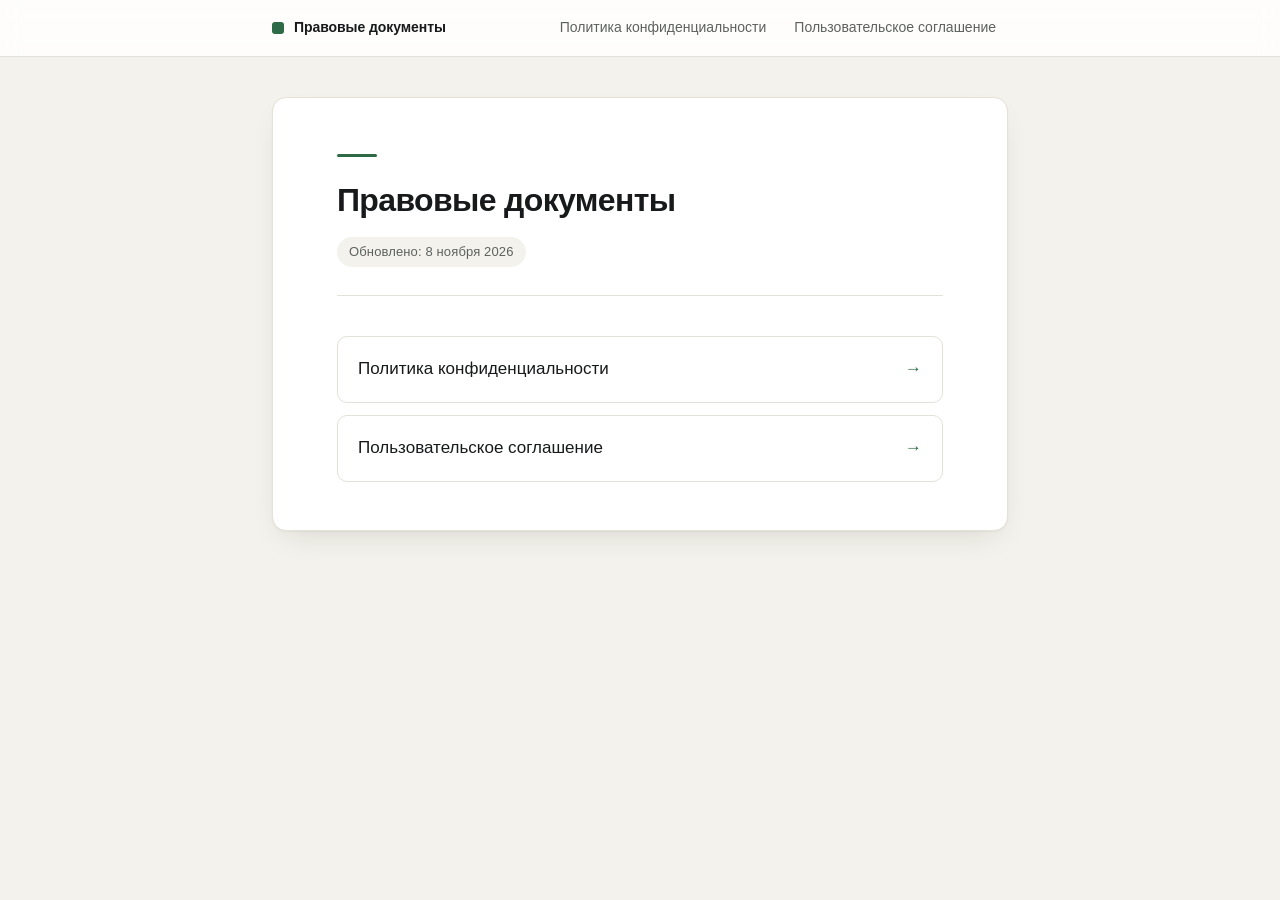
<file: index.html>
<!DOCTYPE html>
<html lang="ru">
  <head>
    <meta charset="utf-8" />
    <meta name="viewport" content="width=device-width, initial-scale=1" />
    <title>Правовые документы</title>
    <meta name="description" content="Правовые документы Сервиса автоматизации" />
    <link rel="stylesheet" href="styles.css" />
    <meta name="color-scheme" content="light dark" />
    <meta name="theme-color" content="#ffffff" media="(prefers-color-scheme: light)" />
    <meta name="theme-color" content="#191c1a" media="(prefers-color-scheme: dark)" />
    <link rel="icon" href="favicon.svg" type="image/svg+xml" />
  </head>
  <body>
    <nav class="topbar" aria-label="Правовые документы">
      <div class="topbar-inner">
        <a class="brand" href="index.html" aria-current="page">Правовые документы</a>
        <div class="topbar-links">
          <a href="privacy.html">Политика конфиденциальности</a>
          <a href="terms.html">Пользовательское соглашение</a>
        </div>
      </div>
    </nav>
    <main>
      <header>
        <h1>Правовые документы</h1>
        <p class="meta">Обновлено: 8 ноября 2026</p>
      </header>

      <ul class="docs">
        <li><a href="privacy.html">Политика конфиденциальности</a></li>
        <li><a href="terms.html">Пользовательское соглашение</a></li>
      </ul>
    </main>
  </body>
</html>
</file>
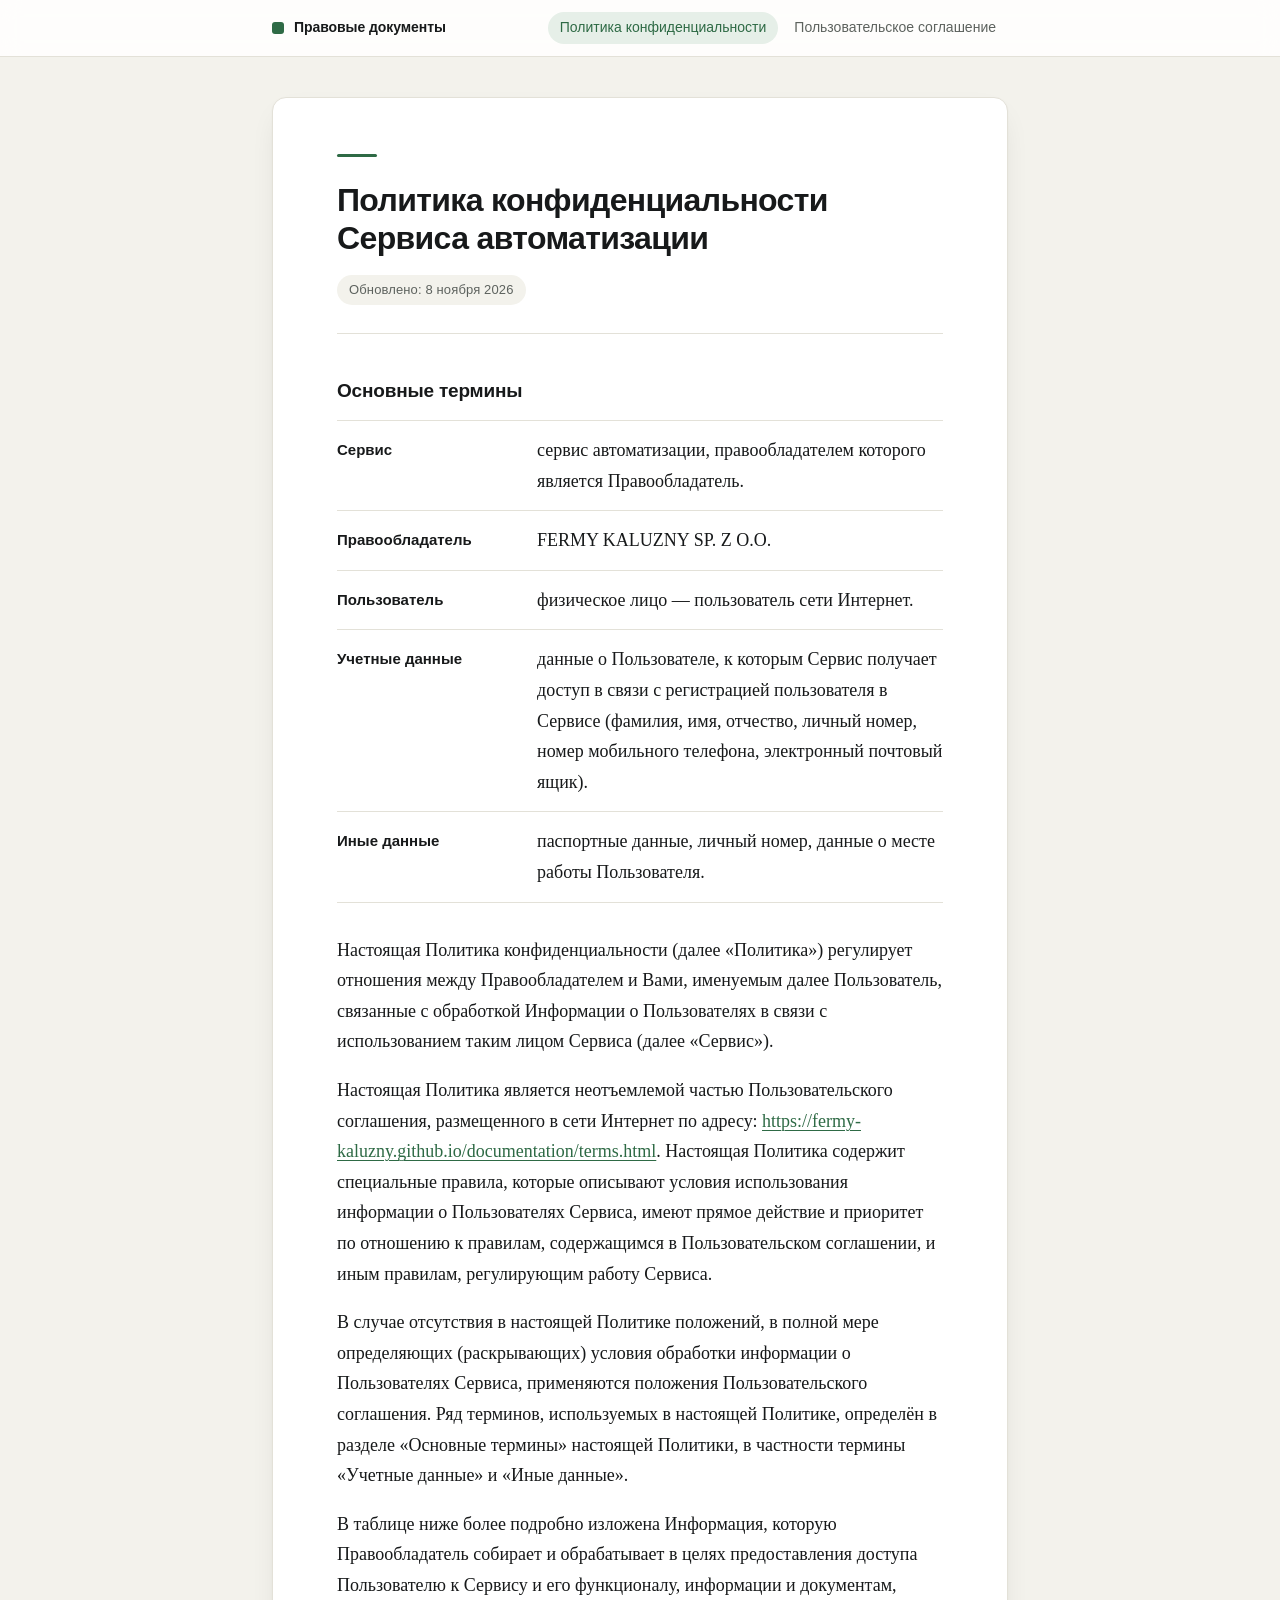
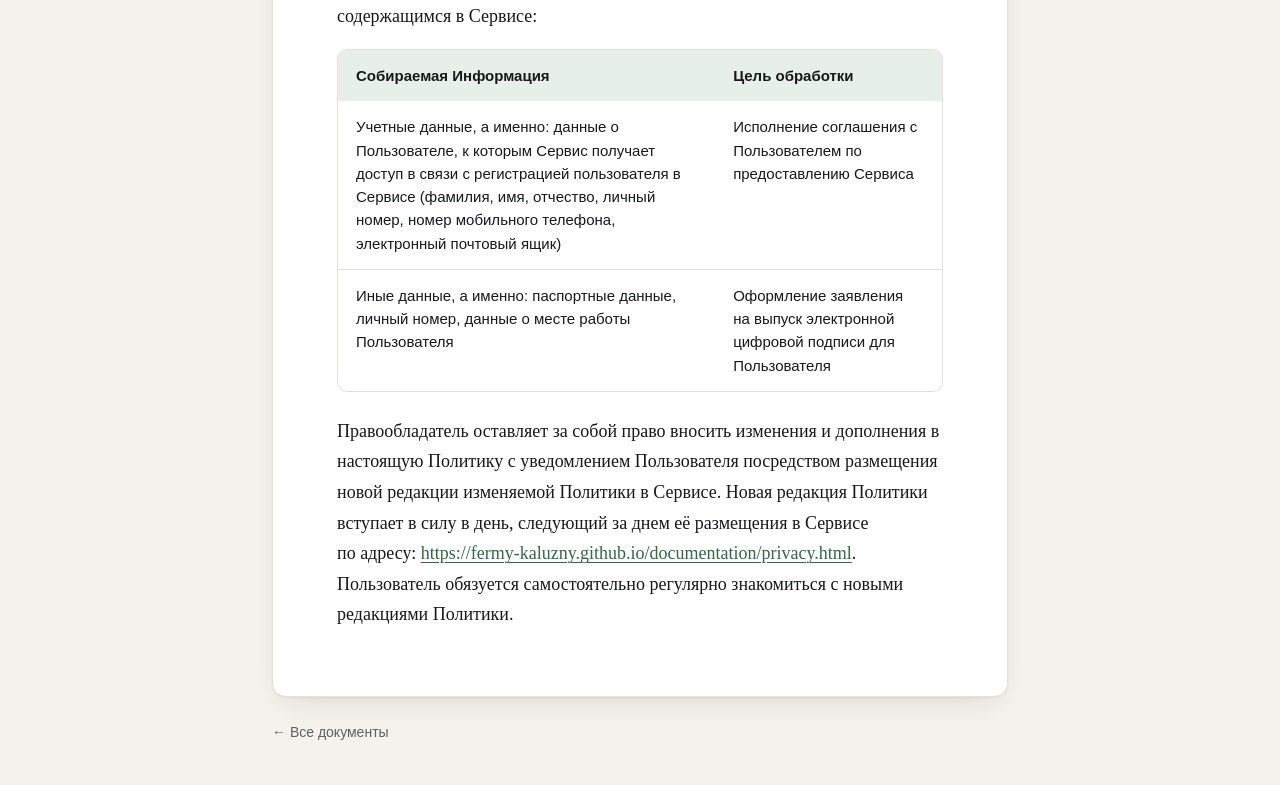
<file: privacy.html>
<!DOCTYPE html>
<html lang="ru">
  <head>
    <meta charset="utf-8" />
    <meta name="viewport" content="width=device-width, initial-scale=1" />
    <title>Политика конфиденциальности</title>
    <meta name="description" content="Политика конфиденциальности Сервиса автоматизации" />
    <link rel="stylesheet" href="styles.css" />
    <meta name="color-scheme" content="light dark" />
    <meta name="theme-color" content="#ffffff" media="(prefers-color-scheme: light)" />
    <meta name="theme-color" content="#191c1a" media="(prefers-color-scheme: dark)" />
    <link rel="icon" href="favicon.svg" type="image/svg+xml" />
  </head>
  <body>
    <nav class="topbar" aria-label="Правовые документы">
      <div class="topbar-inner">
        <a class="brand" href="index.html">Правовые документы</a>
        <div class="topbar-links">
          <a href="privacy.html" aria-current="page">Политика конфиденциальности</a>
          <a href="terms.html">Пользовательское соглашение</a>
        </div>
      </div>
    </nav>
    <main>
      <header>
        <h1>Политика конфиденциальности Сервиса автоматизации</h1>
        <p class="meta">Обновлено: 8 ноября 2026</p>
      </header>

      <h2>Основные термины</h2>

      <dl>
        <dt>Сервис</dt>
        <dd>сервис автоматизации, правообладателем которого является Правообладатель.</dd>

        <dt>Правообладатель</dt>
        <dd>FERMY KALUZNY SP. Z O.O.</dd>

        <dt>Пользователь</dt>
        <dd>физическое лицо — пользователь сети Интернет.</dd>

        <dt>Учетные данные</dt>
        <dd>
          данные о Пользователе, к которым Сервис получает доступ в связи с
          регистрацией пользователя в Сервисе (фамилия, имя, отчество, личный
          номер, номер мобильного телефона, электронный почтовый ящик).
        </dd>

        <dt>Иные данные</dt>
        <dd>паспортные данные, личный номер, данные о месте работы Пользователя.</dd>
      </dl>

      <p>
        Настоящая Политика конфиденциальности (далее «Политика») регулирует
        отношения между Правообладателем и Вами, именуемым далее Пользователь,
        связанные с обработкой Информации о Пользователях в связи с
        использованием таким лицом Сервиса (далее «Сервис»).
      </p>

      <p>
        Настоящая Политика является неотъемлемой частью Пользовательского
        соглашения, размещенного в сети Интернет по адресу:
        <a href="https://fermy-kaluzny.github.io/documentation/terms.html">https://fermy-kaluzny.github.io/documentation/terms.html</a>.
        Настоящая Политика содержит специальные правила, которые описывают
        условия использования информации о Пользователях Сервиса, имеют прямое
        действие и приоритет по отношению к правилам, содержащимся в
        Пользовательском соглашении, и иным правилам, регулирующим работу
        Сервиса.
      </p>

      <p>
        В случае отсутствия в настоящей Политике положений, в полной мере
        определяющих (раскрывающих) условия обработки информации о Пользователях
        Сервиса, применяются положения Пользовательского соглашения. Ряд
        терминов, используемых в настоящей Политике, определён в разделе
        «Основные термины» настоящей Политики, в частности термины «Учетные
        данные» и «Иные данные».
      </p>

      <p>
        В таблице ниже более подробно изложена Информация, которую Правообладатель
        собирает и обрабатывает в целях предоставления доступа Пользователю к
        Сервису и его функционалу, информации и документам, содержащимся в
        Сервисе:
      </p>

      <div class="table-wrap">
        <table>
          <thead>
            <tr>
              <th scope="col">Собираемая Информация</th>
              <th scope="col">Цель обработки</th>
            </tr>
          </thead>
          <tbody>
            <tr>
              <td>
                Учетные данные, а именно: данные о Пользователе, к которым Сервис
                получает доступ в связи с регистрацией пользователя в Сервисе
                (фамилия, имя, отчество, личный номер, номер мобильного телефона,
                электронный почтовый ящик)
              </td>
              <td>Исполнение соглашения с Пользователем по предоставлению Сервиса</td>
            </tr>
            <tr>
              <td>
                Иные данные, а именно: паспортные данные, личный номер, данные о
                месте работы Пользователя
              </td>
              <td>
                Оформление заявления на выпуск электронной цифровой подписи для
                Пользователя
              </td>
            </tr>
          </tbody>
        </table>
      </div>

      <p>
        Правообладатель оставляет за собой право вносить изменения и дополнения в
        настоящую Политику с уведомлением Пользователя посредством размещения
        новой редакции изменяемой Политики в Сервисе. Новая редакция Политики
        вступает в силу в день, следующий за днем её размещения в Сервисе по
        адресу:
        <a href="https://fermy-kaluzny.github.io/documentation/privacy.html">https://fermy-kaluzny.github.io/documentation/privacy.html</a>.
        Пользователь обязуется самостоятельно регулярно знакомиться с новыми
        редакциями Политики.
      </p>
    </main>

    <footer>
      <a href="index.html">← Все документы</a>
    </footer>
  </body>
</html>
</file>
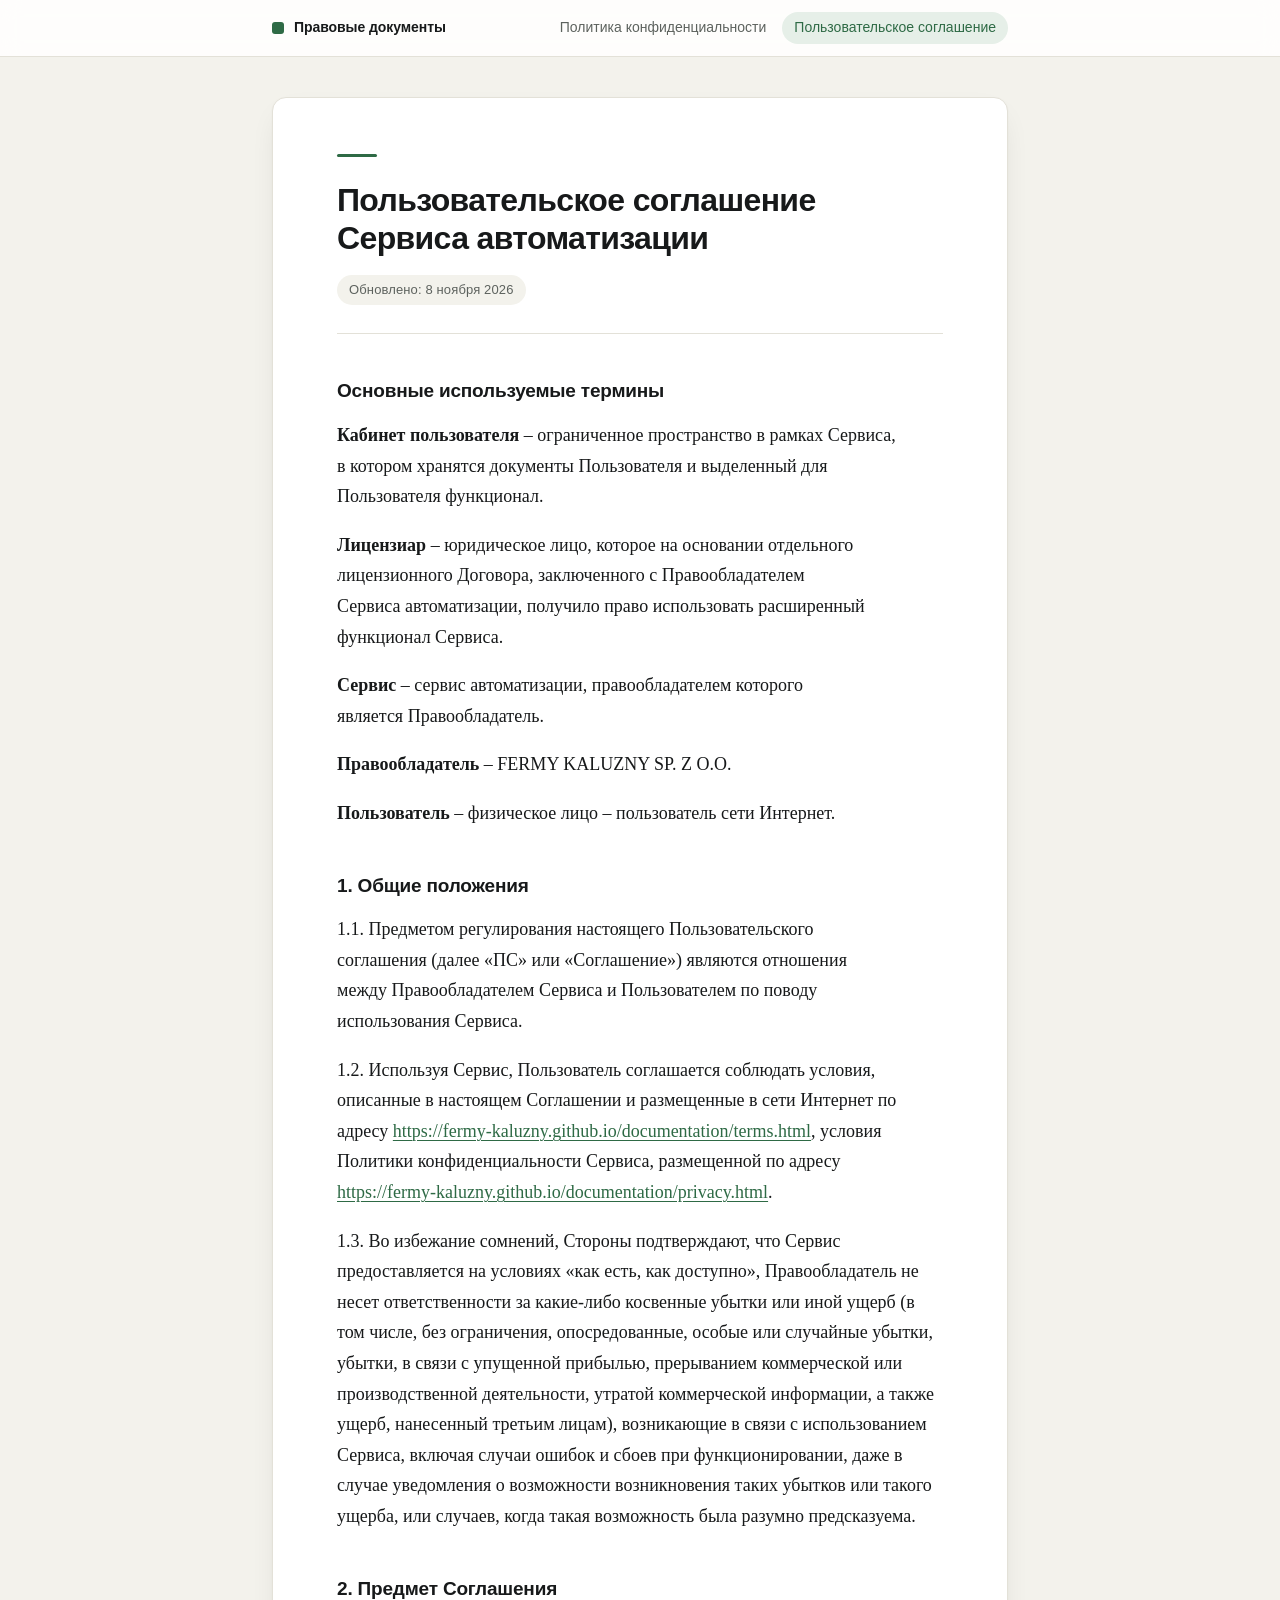
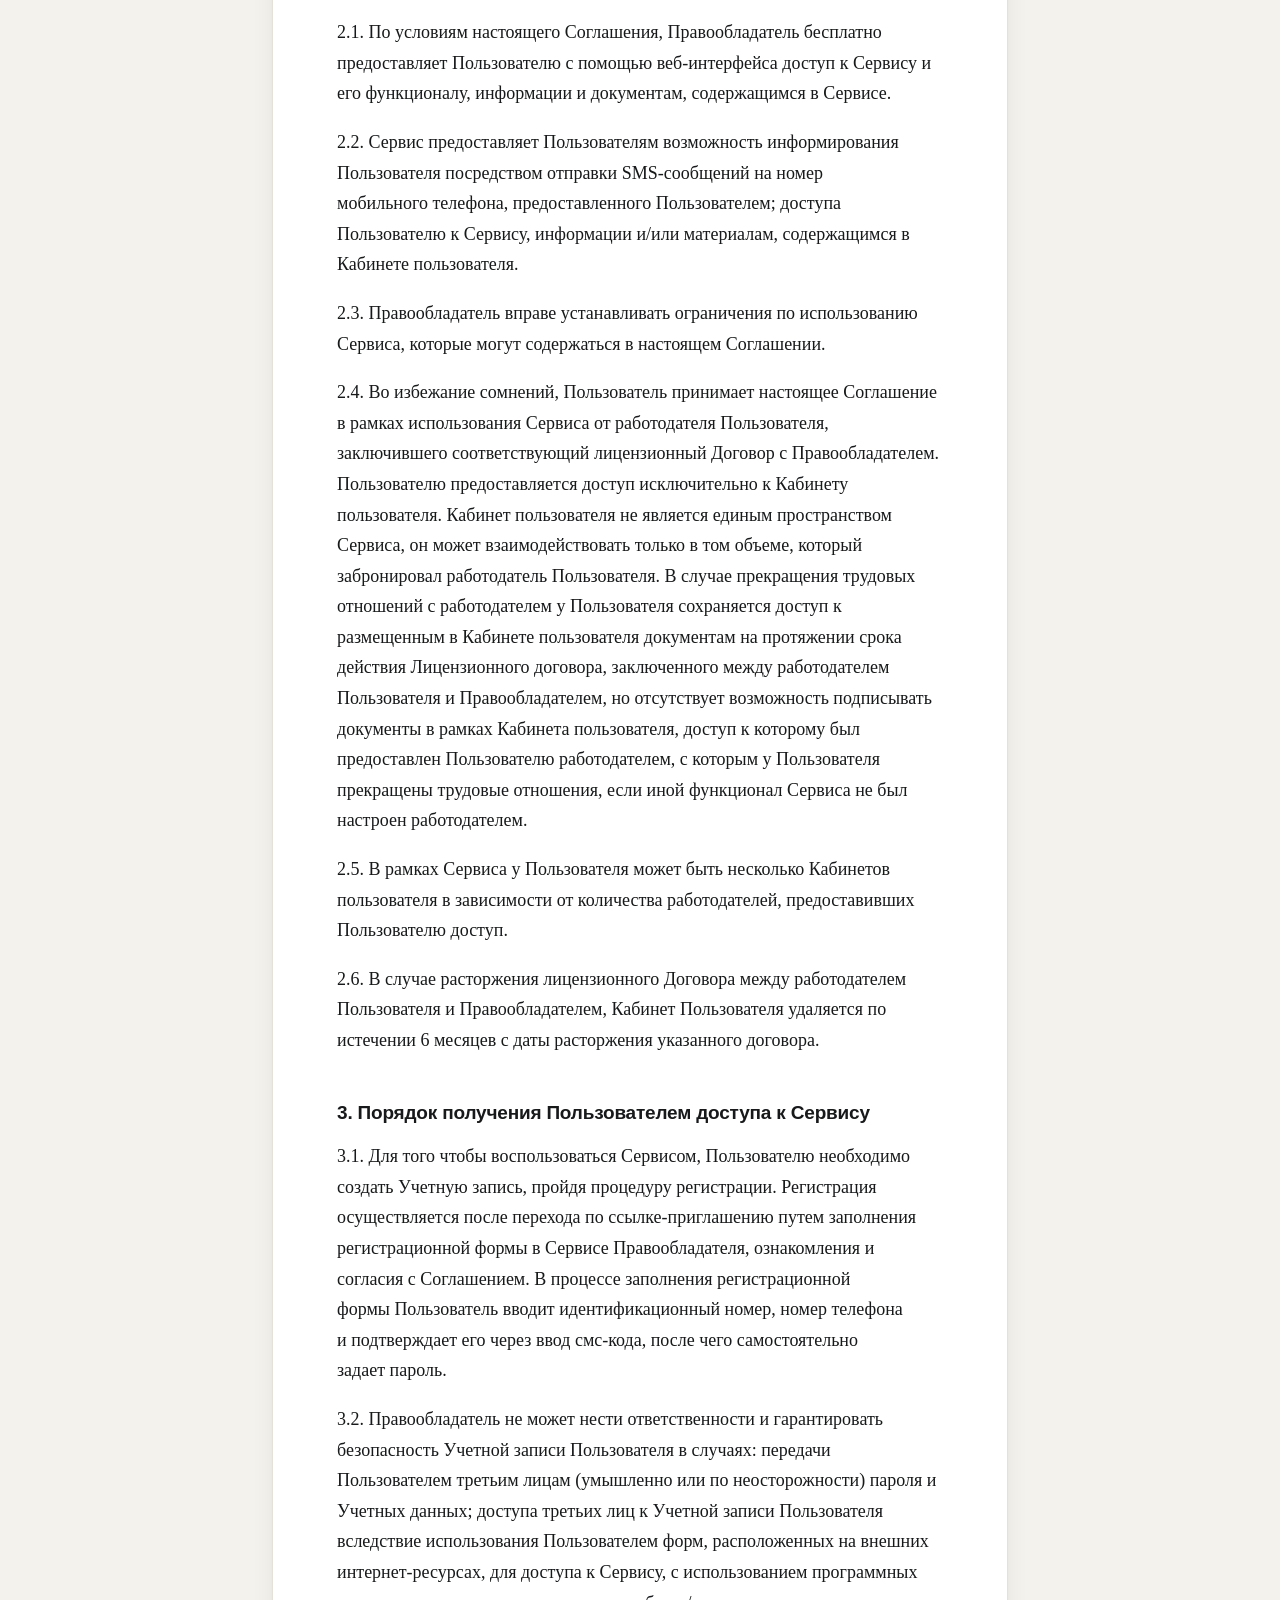
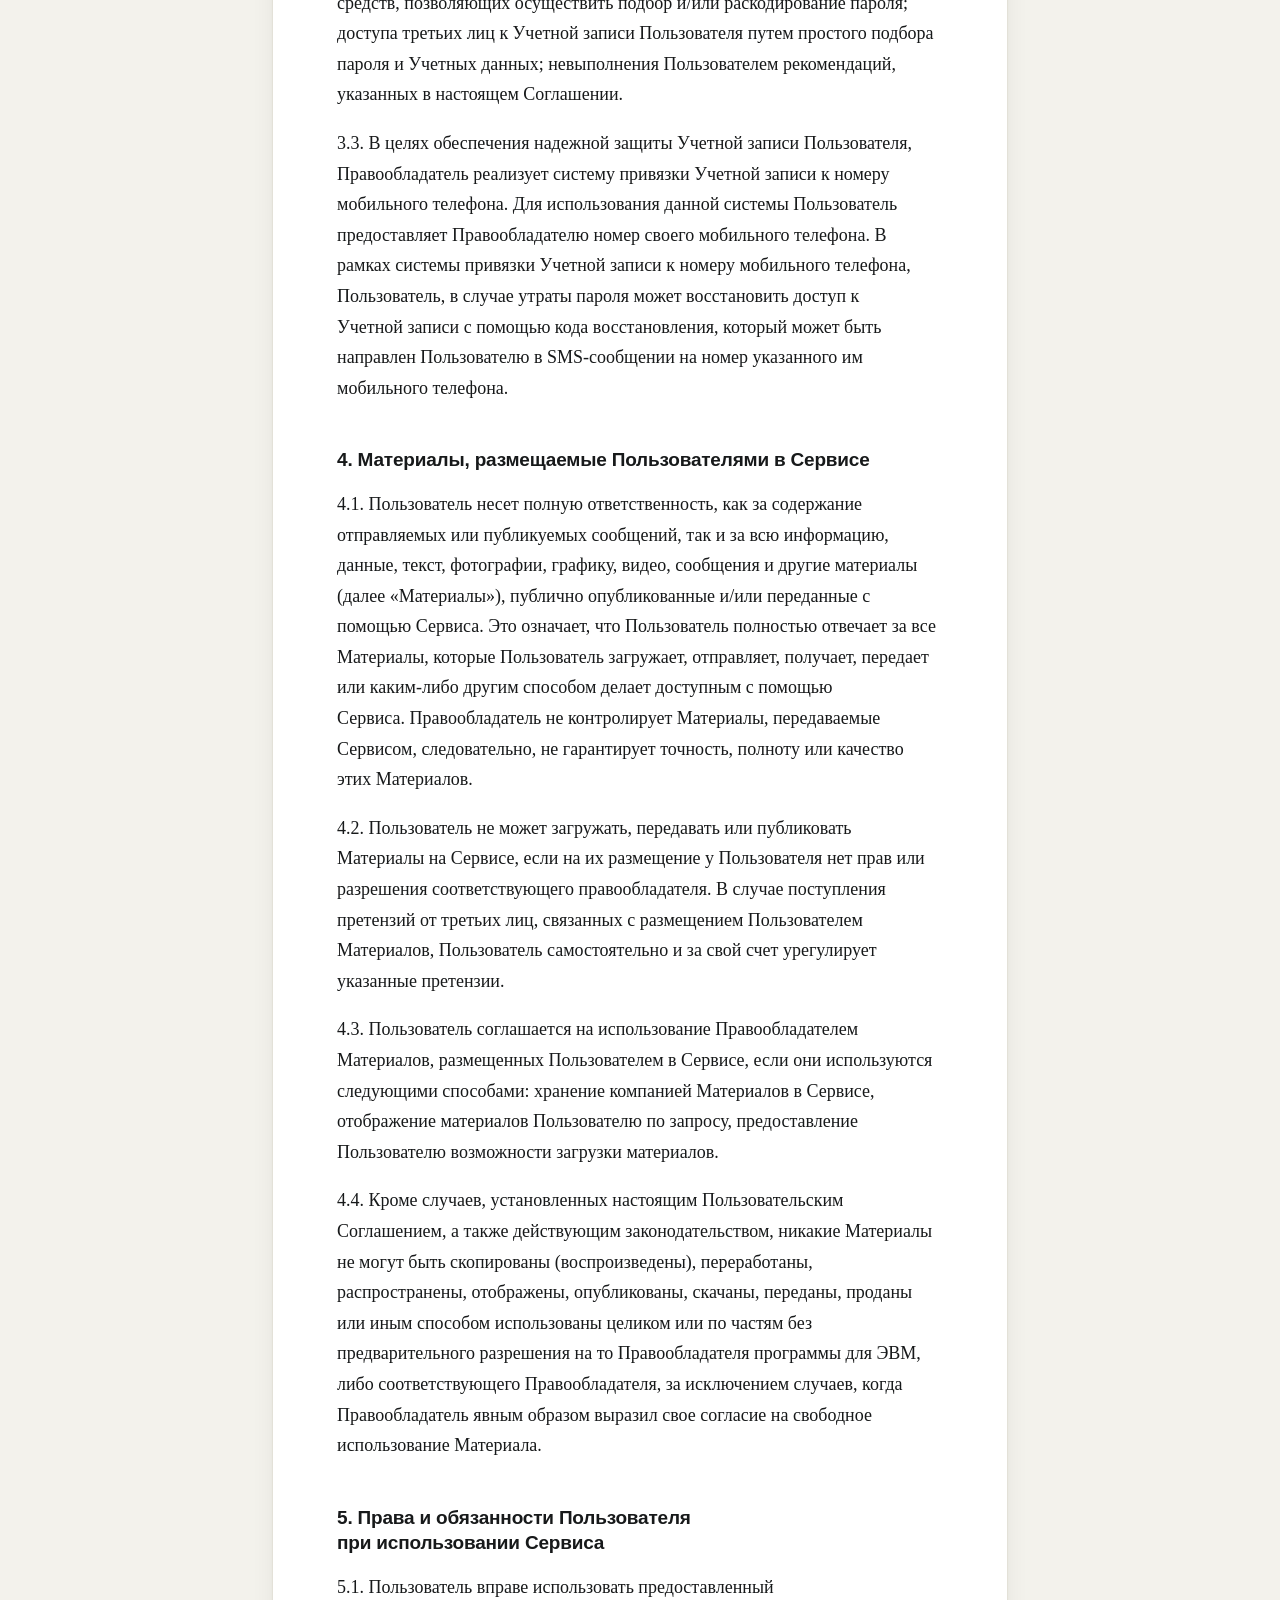
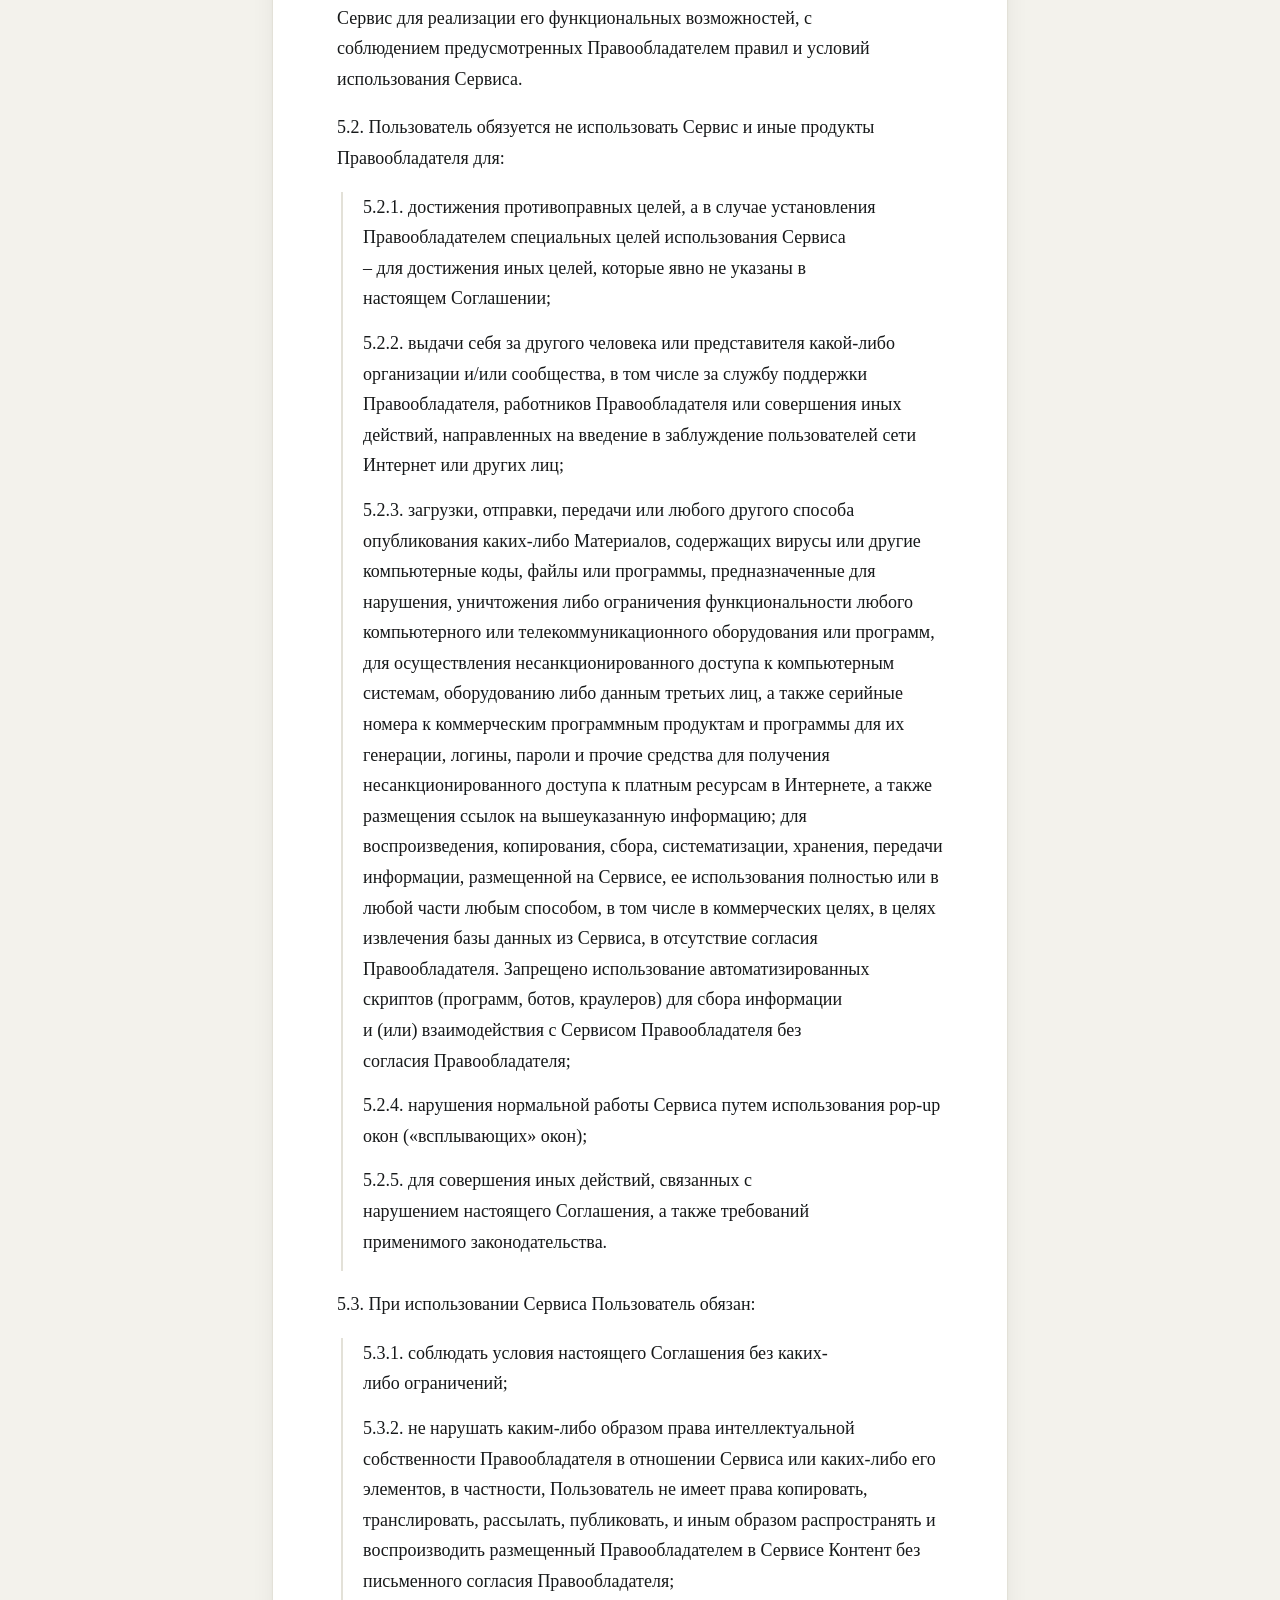
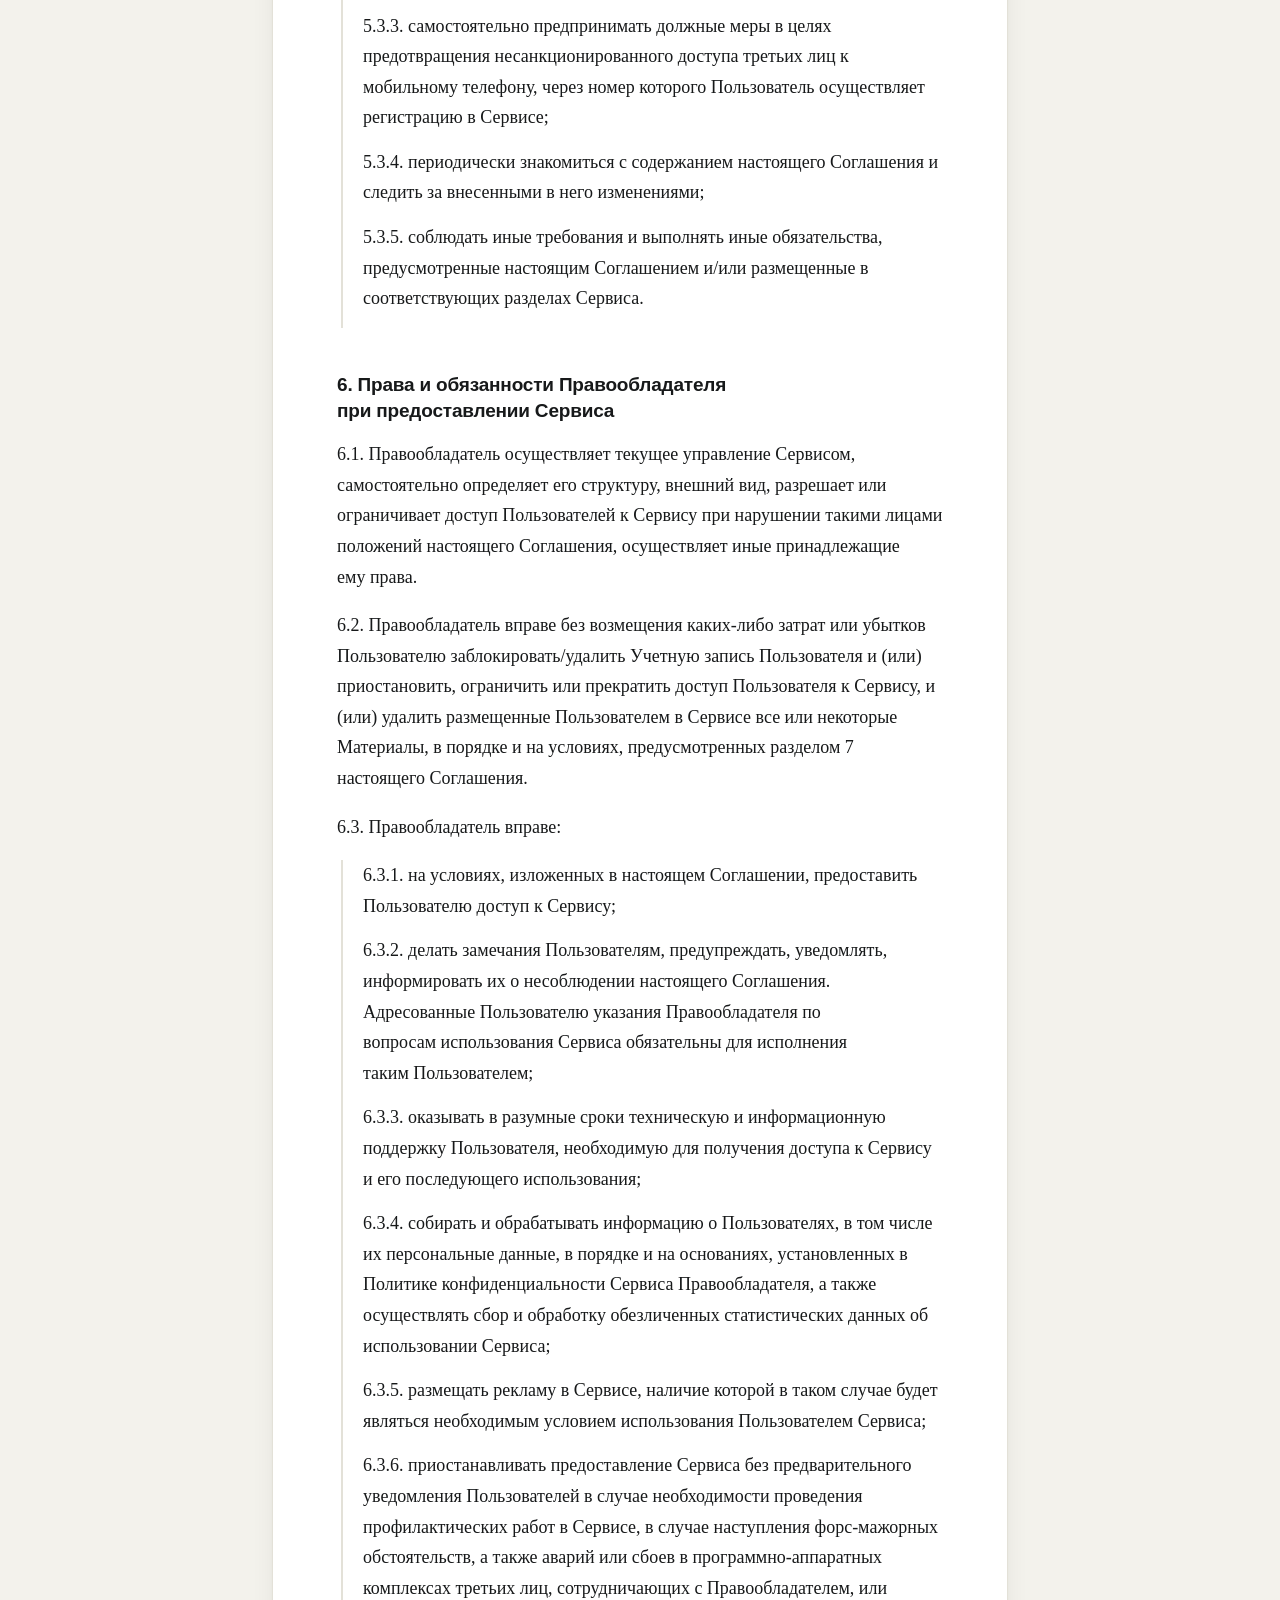
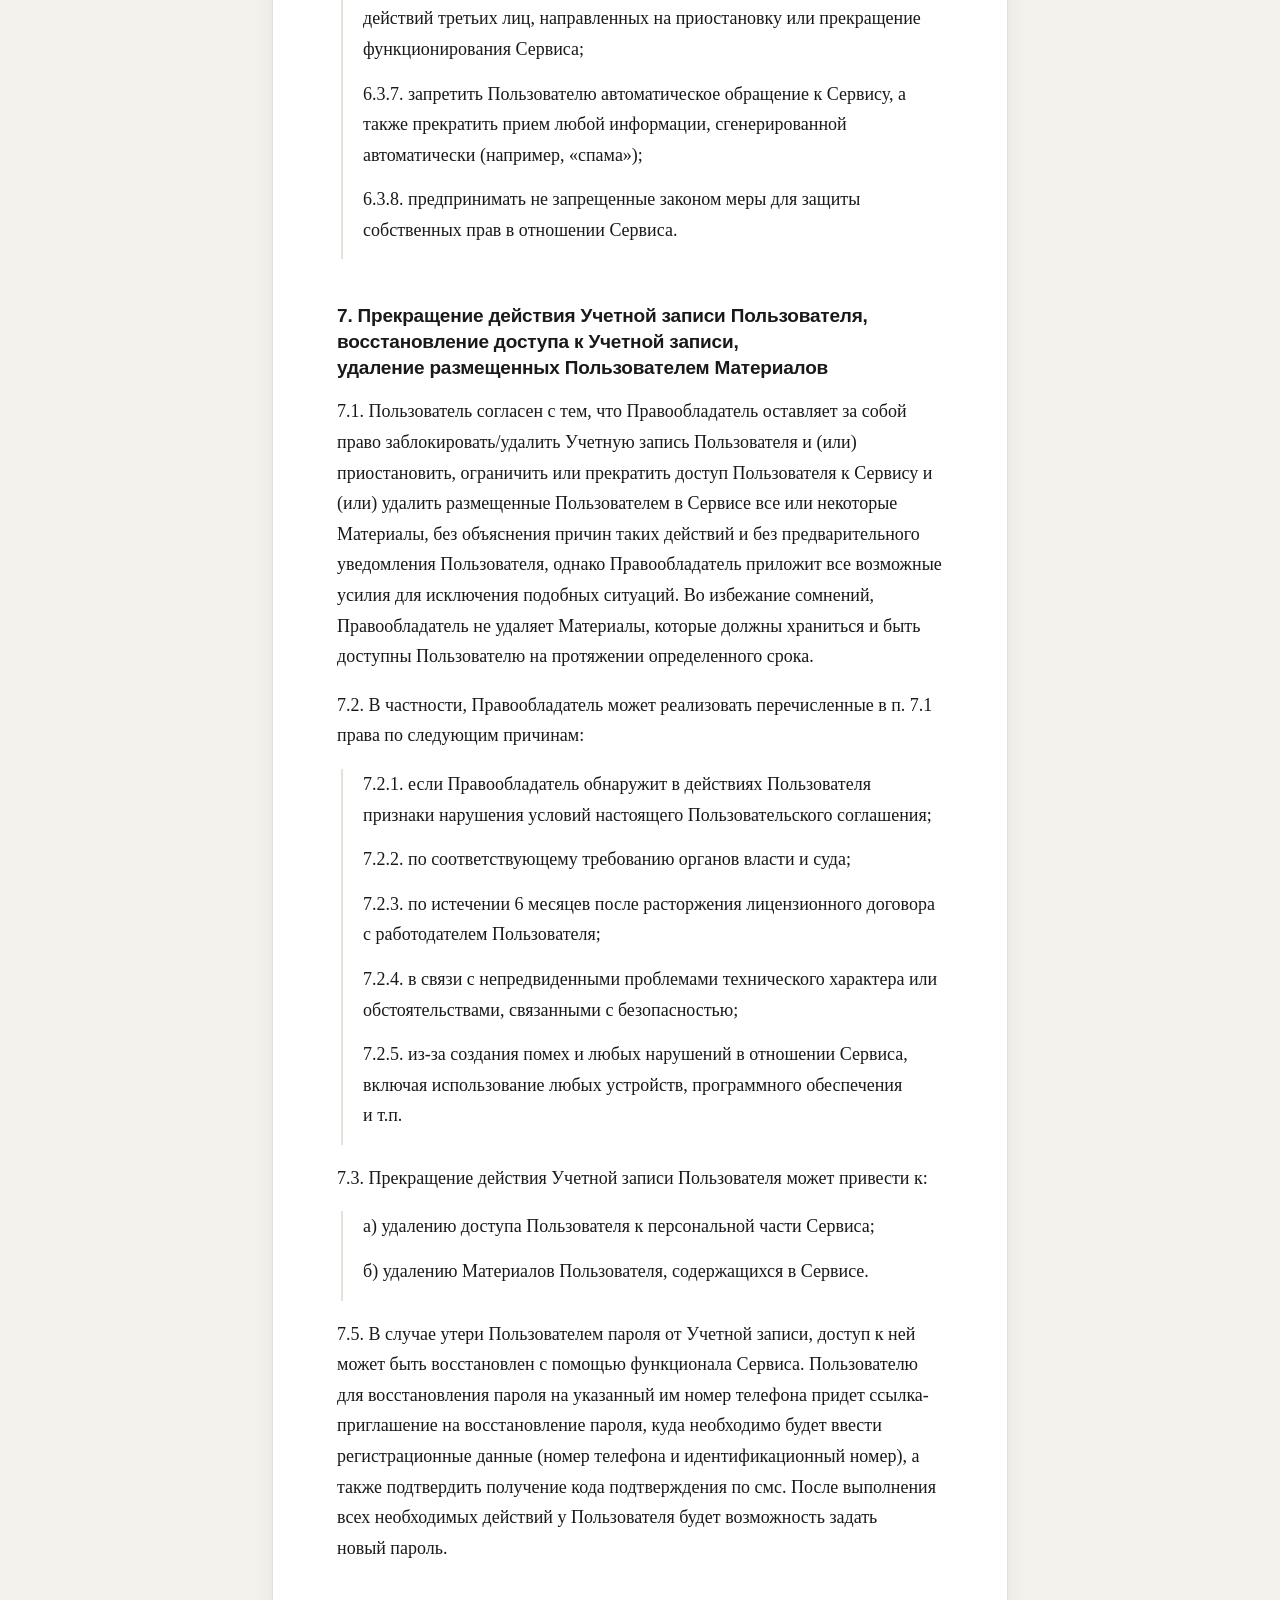
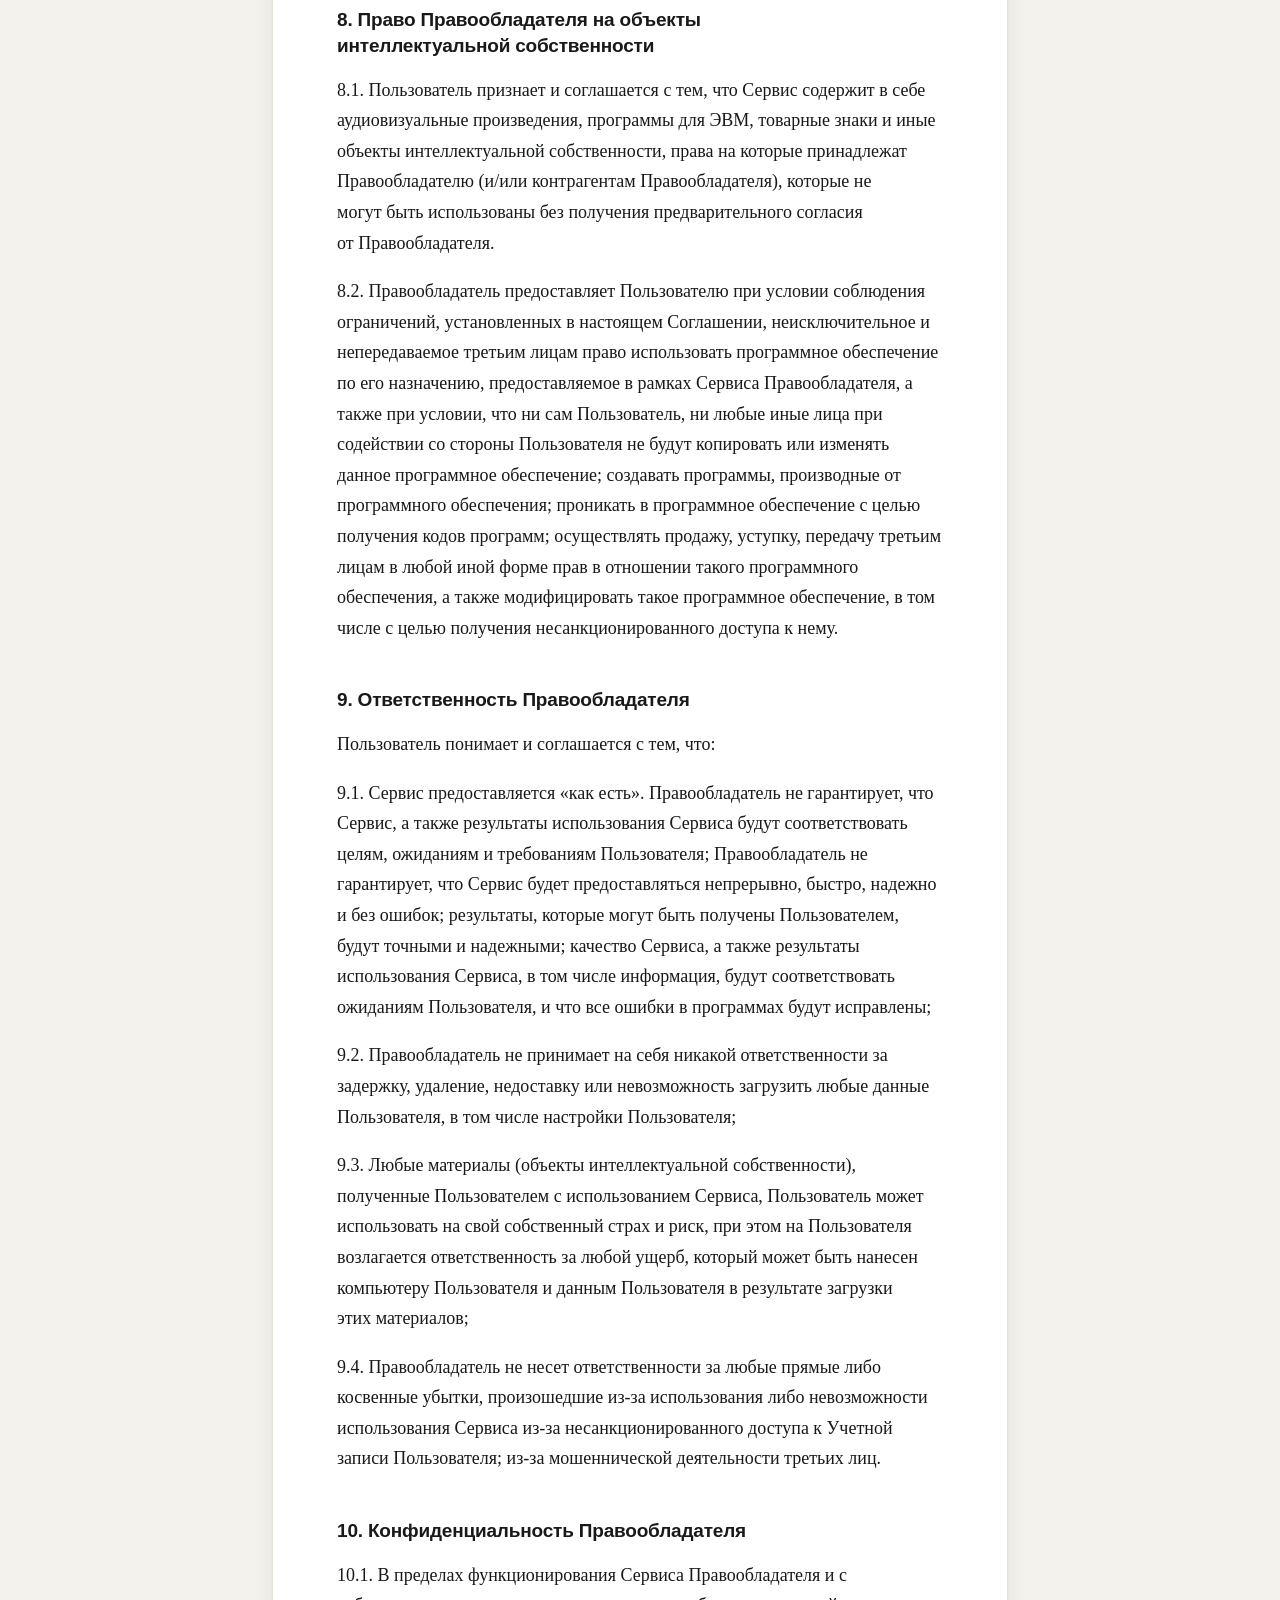
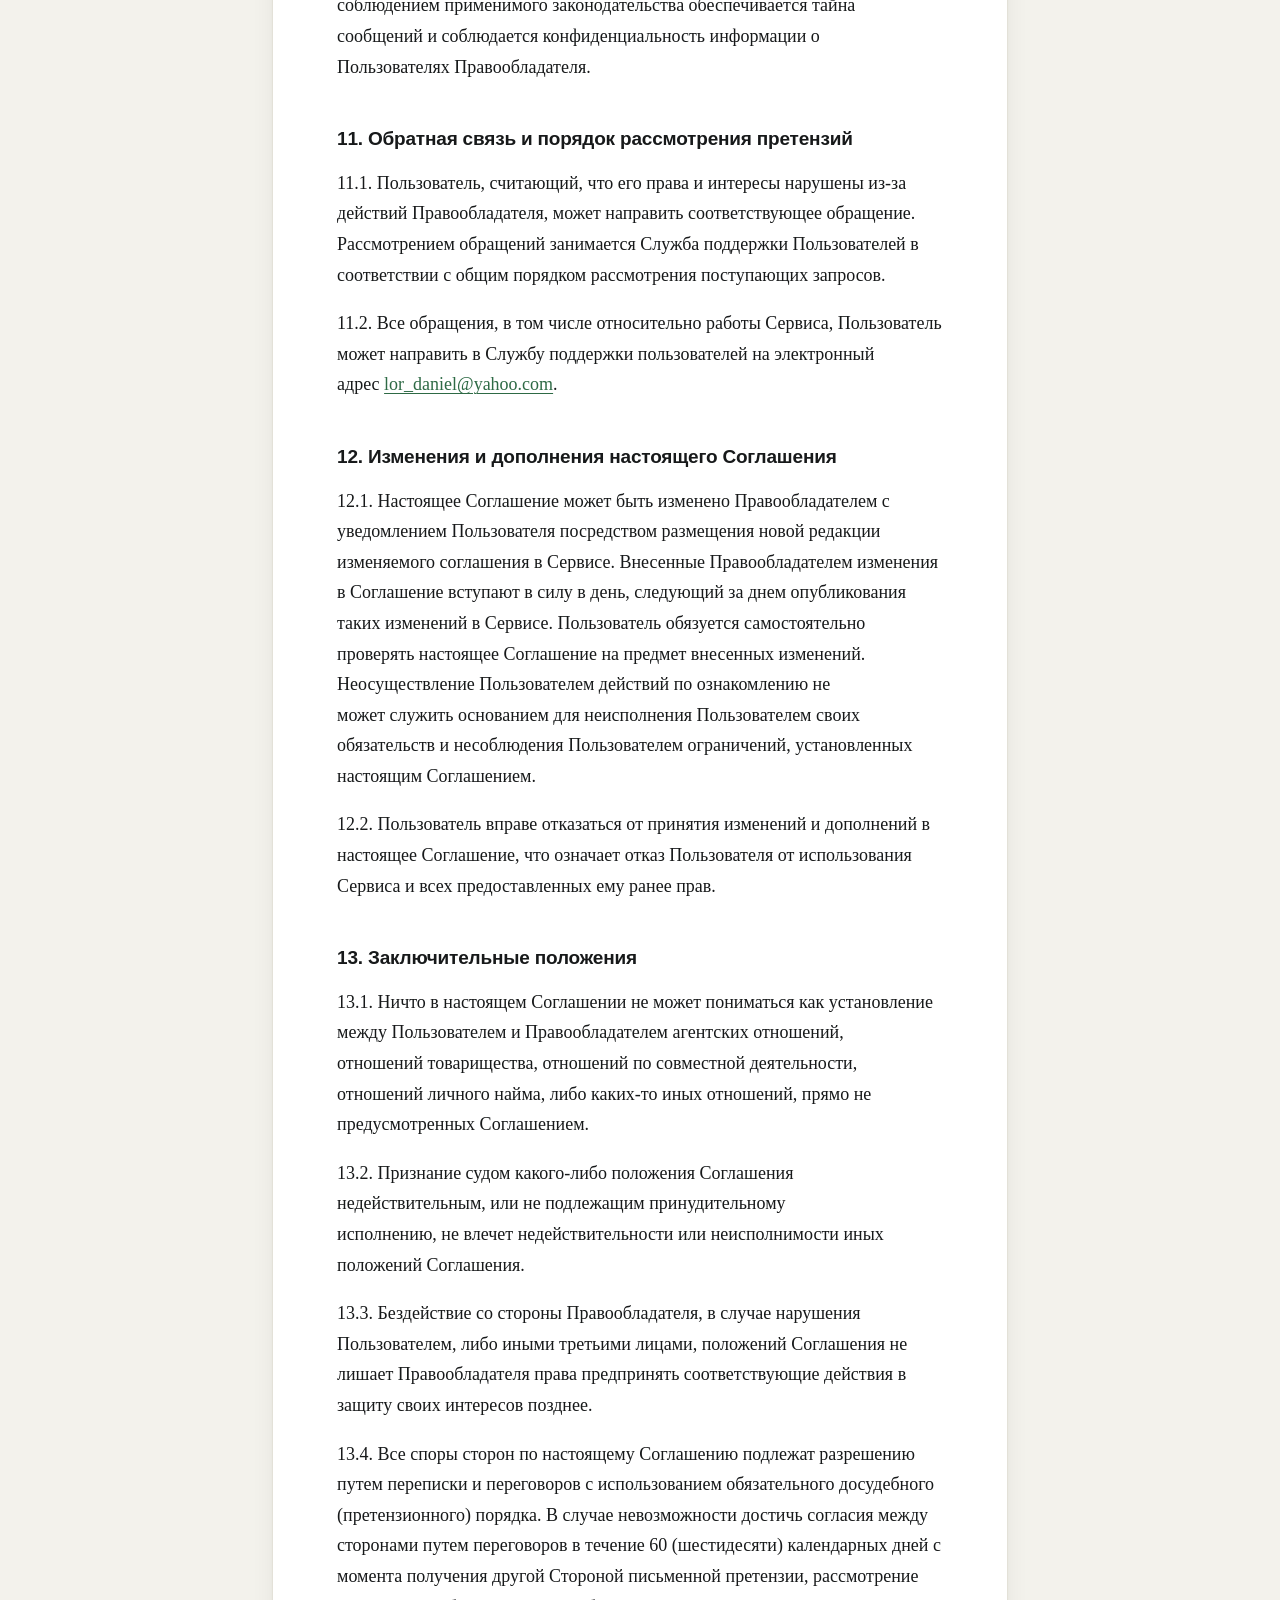
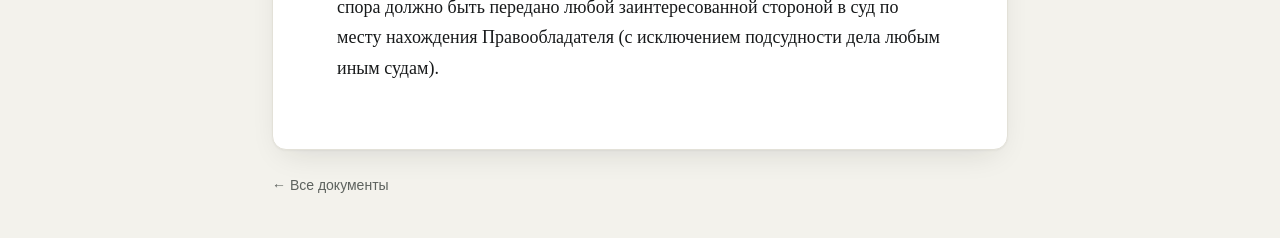
<file: terms.html>
<!DOCTYPE html>
<html lang="ru">
  <head>
    <meta charset="utf-8" />
    <meta name="viewport" content="width=device-width, initial-scale=1" />
    <title>Пользовательское соглашение</title>
    <meta
      name="description"
      content="Пользовательское соглашение Сервиса автоматизации"
    />
    <link rel="stylesheet" href="styles.css" />
    <meta name="color-scheme" content="light dark" />
    <meta name="theme-color" content="#ffffff" media="(prefers-color-scheme: light)" />
    <meta name="theme-color" content="#191c1a" media="(prefers-color-scheme: dark)" />
    <link rel="icon" href="favicon.svg" type="image/svg+xml" />
  </head>
  <body>
    <nav class="topbar" aria-label="Правовые документы">
      <div class="topbar-inner">
        <a class="brand" href="index.html">Правовые документы</a>
        <div class="topbar-links">
          <a href="privacy.html">Политика конфиденциальности</a>
          <a href="terms.html" aria-current="page">Пользовательское соглашение</a>
        </div>
      </div>
    </nav>
    <main>
      <header>
        <h1>Пользовательское соглашение Сервиса автоматизации</h1>
        <p class="meta">Обновлено: 8 ноября 2026</p>
      </header>

      <h2>Основные используемые термины</h2>

      <p>
        <strong>Кабинет пользователя</strong> – ограниченное пространство в
        рамках Сервиса, в котором хранятся документы Пользователя и выделенный
        для Пользователя функционал.
      </p>
      <p>
        <strong>Лицензиар</strong> – юридическое лицо, которое на основании
        отдельного лицензионного Договора, заключенного с Правообладателем
        Сервиса автоматизации, получило право использовать расширенный
        функционал Сервиса.
      </p>
      <p>
        <strong>Сервис</strong> – сервис автоматизации, правообладателем
        которого является Правообладатель.
      </p>
      <p>
        <strong>Правообладатель</strong> – FERMY KALUZNY SP. Z O.O.
      </p>
      <p>
        <strong>Пользователь</strong> – физическое лицо – пользователь сети
        Интернет.
      </p>

      <h2>1. Общие положения</h2>

      <p>
        1.1. Предметом регулирования настоящего Пользовательского соглашения
        (далее «ПС» или «Соглашение») являются отношения между Правообладателем
        Сервиса и Пользователем по поводу использования Сервиса.
      </p>
      <p>
        1.2. Используя Сервис, Пользователь соглашается соблюдать условия,
        описанные в настоящем Соглашении и размещенные в сети Интернет по адресу
        <a href="https://fermy-kaluzny.github.io/documentation/terms.html"
          >https://fermy-kaluzny.github.io/documentation/terms.html</a
        >, условия Политики конфиденциальности Сервиса, размещенной по адресу
        <a href="https://fermy-kaluzny.github.io/documentation/privacy.html"
          >https://fermy-kaluzny.github.io/documentation/privacy.html</a
        >.
      </p>
      <p>
        1.3. Во избежание сомнений, Стороны подтверждают, что Сервис
        предоставляется на условиях «как есть, как доступно», Правообладатель не
        несет ответственности за какие-либо косвенные убытки или иной ущерб (в
        том числе, без ограничения, опосредованные, особые или случайные убытки,
        убытки, в связи с упущенной прибылью, прерыванием коммерческой или
        производственной деятельности, утратой коммерческой информации, а также
        ущерб, нанесенный третьим лицам), возникающие в связи с использованием
        Сервиса, включая случаи ошибок и сбоев при функционировании, даже в
        случае уведомления о возможности возникновения таких убытков или такого
        ущерба, или случаев, когда такая возможность была разумно предсказуема.
      </p>

      <h2>2. Предмет Соглашения</h2>

      <p>
        2.1. По условиям настоящего Соглашения, Правообладатель бесплатно
        предоставляет Пользователю с помощью веб-интерфейса доступ к Сервису и
        его функционалу, информации и документам, содержащимся в Сервисе.
      </p>
      <p>
        2.2. Сервис предоставляет Пользователям возможность информирования
        Пользователя посредством отправки SMS-сообщений на номер мобильного
        телефона, предоставленного Пользователем; доступа Пользователю к
        Сервису, информации и/или материалам, содержащимся в Кабинете
        пользователя.
      </p>
      <p>
        2.3. Правообладатель вправе устанавливать ограничения по использованию
        Сервиса, которые могут содержаться в настоящем Соглашении.
      </p>
      <p>
        2.4. Во избежание сомнений, Пользователь принимает настоящее Соглашение
        в рамках использования Сервиса от работодателя Пользователя,
        заключившего соответствующий лицензионный Договор с Правообладателем.
        Пользователю предоставляется доступ исключительно к Кабинету
        пользователя. Кабинет пользователя не является единым пространством
        Сервиса, он может взаимодействовать только в том объеме, который
        забронировал работодатель Пользователя. В случае прекращения трудовых
        отношений с работодателем у Пользователя сохраняется доступ к
        размещенным в Кабинете пользователя документам на протяжении срока
        действия Лицензионного договора, заключенного между работодателем
        Пользователя и Правообладателем, но отсутствует возможность подписывать
        документы в рамках Кабинета пользователя, доступ к которому был
        предоставлен Пользователю работодателем, с которым у Пользователя
        прекращены трудовые отношения, если иной функционал Сервиса не был
        настроен работодателем.
      </p>
      <p>
        2.5. В рамках Сервиса у Пользователя может быть несколько Кабинетов
        пользователя в зависимости от количества работодателей, предоставивших
        Пользователю доступ.
      </p>
      <p>
        2.6. В случае расторжения лицензионного Договора между работодателем
        Пользователя и Правообладателем, Кабинет Пользователя удаляется по
        истечении 6 месяцев с даты расторжения указанного договора.
      </p>

      <h2>3. Порядок получения Пользователем доступа к Сервису</h2>

      <p>
        3.1. Для того чтобы воспользоваться Сервисом, Пользователю необходимо
        создать Учетную запись, пройдя процедуру регистрации. Регистрация
        осуществляется после перехода по ссылке-приглашению путем заполнения
        регистрационной формы в Сервисе Правообладателя, ознакомления и согласия
        с Соглашением. В процессе заполнения регистрационной формы Пользователь
        вводит идентификационный номер, номер телефона и подтверждает его через
        ввод смс-кода, после чего самостоятельно задает пароль.
      </p>
      <p>
        3.2. Правообладатель не может нести ответственности и гарантировать
        безопасность Учетной записи Пользователя в случаях: передачи
        Пользователем третьим лицам (умышленно или по неосторожности) пароля и
        Учетных данных; доступа третьих лиц к Учетной записи Пользователя
        вследствие использования Пользователем форм, расположенных на внешних
        интернет-ресурсах, для доступа к Сервису, с использованием программных
        средств, позволяющих осуществить подбор и/или раскодирование пароля;
        доступа третьих лиц к Учетной записи Пользователя путем простого подбора
        пароля и Учетных данных; невыполнения Пользователем рекомендаций,
        указанных в настоящем Соглашении.
      </p>
      <p>
        3.3. В целях обеспечения надежной защиты Учетной записи Пользователя,
        Правообладатель реализует систему привязки Учетной записи к номеру
        мобильного телефона. Для использования данной системы Пользователь
        предоставляет Правообладателю номер своего мобильного телефона. В рамках
        системы привязки Учетной записи к номеру мобильного телефона,
        Пользователь, в случае утраты пароля может восстановить доступ к Учетной
        записи с помощью кода восстановления, который может быть направлен
        Пользователю в SMS-сообщении на номер указанного им мобильного телефона.
      </p>

      <h2>4. Материалы, размещаемые Пользователями в Сервисе</h2>

      <p>
        4.1. Пользователь несет полную ответственность, как за содержание
        отправляемых или публикуемых сообщений, так и за всю информацию, данные,
        текст, фотографии, графику, видео, сообщения и другие материалы (далее
        «Материалы»), публично опубликованные и/или переданные с помощью
        Сервиса. Это означает, что Пользователь полностью отвечает за все
        Материалы, которые Пользователь загружает, отправляет, получает,
        передает или каким-либо другим способом делает доступным с помощью
        Сервиса. Правообладатель не контролирует Материалы, передаваемые
        Сервисом, следовательно, не гарантирует точность, полноту или качество
        этих Материалов.
      </p>
      <p>
        4.2. Пользователь не может загружать, передавать или публиковать
        Материалы на Сервисе, если на их размещение у Пользователя нет прав или
        разрешения соответствующего правообладателя. В случае поступления
        претензий от третьих лиц, связанных с размещением Пользователем
        Материалов, Пользователь самостоятельно и за свой счет урегулирует
        указанные претензии.
      </p>
      <p>
        4.3. Пользователь соглашается на использование Правообладателем
        Материалов, размещенных Пользователем в Сервисе, если они используются
        следующими способами: хранение компанией Материалов в Сервисе,
        отображение материалов Пользователю по запросу, предоставление
        Пользователю возможности загрузки материалов.
      </p>
      <p>
        4.4. Кроме случаев, установленных настоящим Пользовательским
        Соглашением, а также действующим законодательством, никакие
        Материалы не могут быть скопированы (воспроизведены), переработаны,
        распространены, отображены, опубликованы, скачаны, переданы, проданы или
        иным способом использованы целиком или по частям без предварительного
        разрешения на то Правообладателя программы для ЭВМ, либо
        соответствующего Правообладателя, за исключением случаев, когда
        Правообладатель явным образом выразил свое согласие на свободное
        использование Материала.
      </p>

      <h2>5. Права и обязанности Пользователя при использовании Сервиса</h2>

      <p>
        5.1. Пользователь вправе использовать предоставленный Сервис для
        реализации его функциональных возможностей, с соблюдением
        предусмотренных Правообладателем правил и условий использования Сервиса.
      </p>
      <p>
        5.2. Пользователь обязуется не использовать Сервис и иные продукты
        Правообладателя для:
      </p>
      <p class="sub">
        5.2.1. достижения противоправных целей, а в случае установления
        Правообладателем специальных целей использования Сервиса – для
        достижения иных целей, которые явно не указаны в настоящем Соглашении;
      </p>
      <p class="sub">
        5.2.2. выдачи себя за другого человека или представителя какой-либо
        организации и/или сообщества, в том числе за службу поддержки
        Правообладателя, работников Правообладателя или совершения иных
        действий, направленных на введение в заблуждение пользователей сети
        Интернет или других лиц;
      </p>
      <p class="sub">
        5.2.3. загрузки, отправки, передачи или любого другого способа
        опубликования каких-либо Материалов, содержащих вирусы или другие
        компьютерные коды, файлы или программы, предназначенные для нарушения,
        уничтожения либо ограничения функциональности любого компьютерного или
        телекоммуникационного оборудования или программ, для осуществления
        несанкционированного доступа к компьютерным системам, оборудованию либо
        данным третьих лиц, а также серийные номера к коммерческим программным
        продуктам и программы для их генерации, логины, пароли и прочие средства
        для получения несанкционированного доступа к платным ресурсам в
        Интернете, а также размещения ссылок на вышеуказанную информацию; для
        воспроизведения, копирования, сбора, систематизации, хранения, передачи
        информации, размещенной на Сервисе, ее использования полностью или в
        любой части любым способом, в том числе в коммерческих целях, в целях
        извлечения базы данных из Сервиса, в отсутствие согласия
        Правообладателя. Запрещено использование автоматизированных скриптов
        (программ, ботов, краулеров) для сбора информации и (или) взаимодействия
        с Сервисом Правообладателя без согласия Правообладателя;
      </p>
      <p class="sub">
        5.2.4. нарушения нормальной работы Сервиса путем использования pop-up
        окон («всплывающих» окон);
      </p>
      <p class="sub">
        5.2.5. для совершения иных действий, связанных с нарушением настоящего
        Соглашения, а также требований применимого законодательства.
      </p>
      <p>5.3. При использовании Сервиса Пользователь обязан:</p>
      <p class="sub">
        5.3.1. соблюдать условия настоящего Соглашения без каких-либо
        ограничений;
      </p>
      <p class="sub">
        5.3.2. не нарушать каким-либо образом права интеллектуальной
        собственности Правообладателя в отношении Сервиса или каких-либо его
        элементов, в частности, Пользователь не имеет права копировать,
        транслировать, рассылать, публиковать, и иным образом распространять и
        воспроизводить размещенный Правообладателем в Сервисе Контент без
        письменного согласия Правообладателя;
      </p>
      <p class="sub">
        5.3.3. самостоятельно предпринимать должные меры в целях предотвращения
        несанкционированного доступа третьих лиц к мобильному телефону, через
        номер которого Пользователь осуществляет регистрацию в Сервисе;
      </p>
      <p class="sub">
        5.3.4. периодически знакомиться с содержанием настоящего Соглашения и
        следить за внесенными в него изменениями;
      </p>
      <p class="sub">
        5.3.5. соблюдать иные требования и выполнять иные обязательства,
        предусмотренные настоящим Соглашением и/или размещенные в
        соответствующих разделах Сервиса.
      </p>

      <h2>6. Права и обязанности Правообладателя при предоставлении Сервиса</h2>

      <p>
        6.1. Правообладатель осуществляет текущее управление Сервисом,
        самостоятельно определяет его структуру, внешний вид, разрешает или
        ограничивает доступ Пользователей к Сервису при нарушении такими лицами
        положений настоящего Соглашения, осуществляет иные принадлежащие ему
        права.
      </p>
      <p>
        6.2. Правообладатель вправе без возмещения каких-либо затрат или убытков
        Пользователю заблокировать/удалить Учетную запись Пользователя и (или)
        приостановить, ограничить или прекратить доступ Пользователя к Сервису,
        и (или) удалить размещенные Пользователем в Сервисе все или некоторые
        Материалы, в порядке и на условиях, предусмотренных разделом 7
        настоящего Соглашения.
      </p>
      <p>6.3. Правообладатель вправе:</p>
      <p class="sub">
        6.3.1. на условиях, изложенных в настоящем Соглашении, предоставить
        Пользователю доступ к Сервису;
      </p>
      <p class="sub">
        6.3.2. делать замечания Пользователям, предупреждать, уведомлять,
        информировать их о несоблюдении настоящего Соглашения. Адресованные
        Пользователю указания Правообладателя по вопросам использования Сервиса
        обязательны для исполнения таким Пользователем;
      </p>
      <p class="sub">
        6.3.3. оказывать в разумные сроки техническую и информационную поддержку
        Пользователя, необходимую для получения доступа к Сервису и его
        последующего использования;
      </p>
      <p class="sub">
        6.3.4. собирать и обрабатывать информацию о Пользователях, в том числе
        их персональные данные, в порядке и на основаниях, установленных в
        Политике конфиденциальности Сервиса Правообладателя, а также
        осуществлять сбор и обработку обезличенных статистических данных об
        использовании Сервиса;
      </p>
      <p class="sub">
        6.3.5. размещать рекламу в Сервисе, наличие которой в таком случае будет
        являться необходимым условием использования Пользователем Сервиса;
      </p>
      <p class="sub">
        6.3.6. приостанавливать предоставление Сервиса без предварительного
        уведомления Пользователей в случае необходимости проведения
        профилактических работ в Сервисе, в случае наступления форс-мажорных
        обстоятельств, а также аварий или сбоев в программно-аппаратных
        комплексах третьих лиц, сотрудничающих с Правообладателем, или действий
        третьих лиц, направленных на приостановку или прекращение
        функционирования Сервиса;
      </p>
      <p class="sub">
        6.3.7. запретить Пользователю автоматическое обращение к Сервису, а
        также прекратить прием любой информации, сгенерированной автоматически
        (например, «спама»);
      </p>
      <p class="sub">
        6.3.8. предпринимать не запрещенные законом меры для защиты собственных
        прав в отношении Сервиса.
      </p>

      <h2>
        7. Прекращение действия Учетной записи Пользователя, восстановление
        доступа к Учетной записи, удаление размещенных Пользователем Материалов
      </h2>

      <p>
        7.1. Пользователь согласен с тем, что Правообладатель оставляет за собой
        право заблокировать/удалить Учетную запись Пользователя и (или)
        приостановить, ограничить или прекратить доступ Пользователя к Сервису и
        (или) удалить размещенные Пользователем в Сервисе все или некоторые
        Материалы, без объяснения причин таких действий и без предварительного
        уведомления Пользователя, однако Правообладатель приложит все возможные
        усилия для исключения подобных ситуаций. Во избежание сомнений,
        Правообладатель не удаляет Материалы, которые должны храниться и быть
        доступны Пользователю на протяжении определенного срока.
      </p>
      <p>
        7.2. В частности, Правообладатель может реализовать перечисленные в п.
        7.1 права по следующим причинам:
      </p>
      <p class="sub">
        7.2.1. если Правообладатель обнаружит в действиях Пользователя признаки
        нарушения условий настоящего Пользовательского соглашения;
      </p>
      <p class="sub">
        7.2.2. по соответствующему требованию органов власти и суда;
      </p>
      <p class="sub">
        7.2.3. по истечении 6 месяцев после расторжения лицензионного договора с
        работодателем Пользователя;
      </p>
      <p class="sub">
        7.2.4. в связи с непредвиденными проблемами технического характера или
        обстоятельствами, связанными с безопасностью;
      </p>
      <p class="sub">
        7.2.5. из-за создания помех и любых нарушений в отношении Сервиса,
        включая использование любых устройств, программного обеспечения и т.п.
      </p>
      <p>7.3. Прекращение действия Учетной записи Пользователя может привести к:</p>
      <p class="sub">
        а) удалению доступа Пользователя к персональной части Сервиса;
      </p>
      <p class="sub">б) удалению Материалов Пользователя, содержащихся в Сервисе.</p>
      <p>
        7.5. В случае утери Пользователем пароля от Учетной записи, доступ к ней
        может быть восстановлен с помощью функционала Сервиса. Пользователю для
        восстановления пароля на указанный им номер телефона придет
        ссылка-приглашение на восстановление пароля, куда необходимо будет
        ввести регистрационные данные (номер телефона и идентификационный
        номер), а также подтвердить получение кода подтверждения по смс. После
        выполнения всех необходимых действий у Пользователя будет возможность
        задать новый пароль.
      </p>

      <h2>8. Право Правообладателя на объекты интеллектуальной собственности</h2>

      <p>
        8.1. Пользователь признает и соглашается с тем, что Сервис содержит в
        себе аудиовизуальные произведения, программы для ЭВМ, товарные знаки и
        иные объекты интеллектуальной собственности, права на которые принадлежат
        Правообладателю (и/или контрагентам Правообладателя), которые не могут
        быть использованы без получения предварительного согласия от
        Правообладателя.
      </p>
      <p>
        8.2. Правообладатель предоставляет Пользователю при условии соблюдения
        ограничений, установленных в настоящем Соглашении, неисключительное и
        непередаваемое третьим лицам право использовать программное обеспечение
        по его назначению, предоставляемое в рамках Сервиса Правообладателя, а
        также при условии, что ни сам Пользователь, ни любые иные лица при
        содействии со стороны Пользователя не будут копировать или изменять
        данное программное обеспечение; создавать программы, производные от
        программного обеспечения; проникать в программное обеспечение с целью
        получения кодов программ; осуществлять продажу, уступку, передачу
        третьим лицам в любой иной форме прав в отношении такого программного
        обеспечения, а также модифицировать такое программное обеспечение, в том
        числе с целью получения несанкционированного доступа к нему.
      </p>

      <h2>9. Ответственность Правообладателя</h2>

      <p>Пользователь понимает и соглашается с тем, что:</p>
      <p>
        9.1. Сервис предоставляется «как есть». Правообладатель не гарантирует,
        что Сервис, а также результаты использования Сервиса будут соответствовать
        целям, ожиданиям и требованиям Пользователя; Правообладатель не
        гарантирует, что Сервис будет предоставляться непрерывно, быстро,
        надежно и без ошибок; результаты, которые могут быть получены
        Пользователем, будут точными и надежными; качество Сервиса, а также
        результаты использования Сервиса, в том числе информация, будут
        соответствовать ожиданиям Пользователя, и что все ошибки в программах
        будут исправлены;
      </p>
      <p>
        9.2. Правообладатель не принимает на себя никакой ответственности за
        задержку, удаление, недоставку или невозможность загрузить любые данные
        Пользователя, в том числе настройки Пользователя;
      </p>
      <p>
        9.3. Любые материалы (объекты интеллектуальной собственности),
        полученные Пользователем с использованием Сервиса, Пользователь может
        использовать на свой собственный страх и риск, при этом на Пользователя
        возлагается ответственность за любой ущерб, который может быть нанесен
        компьютеру Пользователя и данным Пользователя в результате загрузки этих
        материалов;
      </p>
      <p>
        9.4. Правообладатель не несет ответственности за любые прямые либо
        косвенные убытки, произошедшие из-за использования либо невозможности
        использования Сервиса из-за несанкционированного доступа к Учетной
        записи Пользователя; из-за мошеннической деятельности третьих лиц.
      </p>

      <h2>10. Конфиденциальность Правообладателя</h2>

      <p>
        10.1. В пределах функционирования Сервиса Правообладателя и с
        соблюдением применимого законодательства обеспечивается тайна сообщений
        и соблюдается конфиденциальность информации о Пользователях
        Правообладателя.
      </p>

      <h2>11. Обратная связь и порядок рассмотрения претензий</h2>

      <p>
        11.1. Пользователь, считающий, что его права и интересы нарушены из-за
        действий Правообладателя, может направить соответствующее обращение.
        Рассмотрением обращений занимается Служба поддержки Пользователей в
        соответствии с общим порядком рассмотрения поступающих запросов.
      </p>
      <p>
        11.2. Все обращения, в том числе относительно работы Сервиса,
        Пользователь может направить в Службу поддержки пользователей на
        электронный адрес
        <a href="mailto:lor_daniel@yahoo.com">lor_daniel@yahoo.com</a>.
      </p>

      <h2>12. Изменения и дополнения настоящего Соглашения</h2>

      <p>
        12.1. Настоящее Соглашение может быть изменено Правообладателем с
        уведомлением Пользователя посредством размещения новой редакции
        изменяемого соглашения в Сервисе. Внесенные Правообладателем изменения в
        Соглашение вступают в силу в день, следующий за днем опубликования таких
        изменений в Сервисе. Пользователь обязуется самостоятельно проверять
        настоящее Соглашение на предмет внесенных изменений. Неосуществление
        Пользователем действий по ознакомлению не может служить основанием для
        неисполнения Пользователем своих обязательств и несоблюдения
        Пользователем ограничений, установленных настоящим Соглашением.
      </p>
      <p>
        12.2. Пользователь вправе отказаться от принятия изменений и дополнений
        в настоящее Соглашение, что означает отказ Пользователя от использования
        Сервиса и всех предоставленных ему ранее прав.
      </p>

      <h2>13. Заключительные положения</h2>

      <p>
        13.1. Ничто в настоящем Соглашении не может пониматься как установление
        между Пользователем и Правообладателем агентских отношений, отношений
        товарищества, отношений по совместной деятельности, отношений личного
        найма, либо каких-то иных отношений, прямо не предусмотренных
        Соглашением.
      </p>
      <p>
        13.2. Признание судом какого-либо положения Соглашения недействительным,
        или не подлежащим принудительному исполнению, не влечет
        недействительности или неисполнимости иных положений Соглашения.
      </p>
      <p>
        13.3. Бездействие со стороны Правообладателя, в случае нарушения
        Пользователем, либо иными третьими лицами, положений Соглашения не
        лишает Правообладателя права предпринять соответствующие действия в
        защиту своих интересов позднее.
      </p>
      <p>
        13.4. Все споры сторон по настоящему Соглашению подлежат разрешению
        путем переписки и переговоров с использованием обязательного досудебного
        (претензионного) порядка. В случае невозможности достичь согласия между
        сторонами путем переговоров в течение 60 (шестидесяти) календарных дней
        с момента получения другой Стороной письменной претензии, рассмотрение
        спора должно быть передано любой заинтересованной стороной в суд по
        месту нахождения Правообладателя (с исключением подсудности дела любым
        иным судам).
      </p>
    </main>

    <footer>
      <a href="index.html">← Все документы</a>
    </footer>
  </body>
</html>
</file>
<file: styles.css>
:root {
  color-scheme: light dark;
  --paper: #f3f2ec;
  --sheet: #ffffff;
  --ink: #17191a;
  --muted: #5d625e;
  --rule: #e3e1d8;
  --accent: #2e6a45;
  --accent-soft: #e6efe8;
  --shadow: 0 1px 2px rgb(30 30 20 / 0.04), 0 12px 32px -12px rgb(30 30 20 / 0.14);
  --measure: 46rem;
  --serif: ui-serif, "Iowan Old Style", "Palatino Linotype", Palatino,
    "Source Serif 4", Charter, Georgia, "Times New Roman", serif;
  --sans: ui-sans-serif, -apple-system, BlinkMacSystemFont, "Segoe UI", Roboto,
    "Helvetica Neue", Arial, sans-serif;
}

@media (prefers-color-scheme: dark) {
  :root {
    --paper: #111311;
    --sheet: #191c1a;
    --ink: #e6e7e2;
    --muted: #a2a8a1;
    --rule: #2b302c;
    --accent: #82c59b;
    --accent-soft: #1d2b22;
    --shadow: none;
  }
}

*,
*::before,
*::after {
  box-sizing: border-box;
}

html {
  -webkit-text-size-adjust: 100%;
}

body {
  margin: 0;
  padding-bottom: 2.5rem;
  background: var(--paper);
  color: var(--ink);
  font-family: var(--serif);
  font-size: 18px;
  line-height: 1.7;
  text-rendering: optimizeLegibility;
  -webkit-font-smoothing: antialiased;
}

::selection {
  background: var(--accent-soft);
}

:focus-visible {
  outline: 2px solid var(--accent);
  outline-offset: 3px;
  border-radius: 3px;
}

/* ---------- Top bar ---------- */

.topbar {
  position: sticky;
  top: 0;
  z-index: 10;
  background: var(--sheet);
  border-bottom: 1px solid var(--rule);
  font-family: var(--sans);
  font-size: 0.875rem;
  line-height: 1.4;
}

@supports (backdrop-filter: blur(1px)) or (-webkit-backdrop-filter: blur(1px)) {
  .topbar {
    background: color-mix(in srgb, var(--sheet) 85%, transparent);
    -webkit-backdrop-filter: saturate(1.5) blur(10px);
    backdrop-filter: saturate(1.5) blur(10px);
  }
}

.topbar-inner {
  display: flex;
  flex-wrap: wrap;
  align-items: center;
  justify-content: space-between;
  gap: 0.5rem 1.5rem;
  width: min(var(--measure), 100% - 3rem);
  margin: 0 auto;
  padding: 0.75rem 0;
}

.brand {
  display: inline-flex;
  align-items: center;
  gap: 0.625rem;
  color: var(--ink);
  font-weight: 600;
  letter-spacing: -0.005em;
  text-decoration: none;
}

.brand::before {
  content: "";
  flex: none;
  width: 0.75rem;
  height: 0.75rem;
  border-radius: 3px;
  background: var(--accent);
}

.topbar-links {
  display: flex;
  flex-wrap: wrap;
  gap: 0.25rem;
}

.topbar-links a {
  padding: 0.375rem 0.75rem;
  border-radius: 999px;
  color: var(--muted);
  text-decoration: none;
}

.topbar-links a:hover {
  background: var(--paper);
  color: var(--ink);
}

.topbar-links a[aria-current="page"] {
  background: var(--accent-soft);
  color: var(--accent);
  font-weight: 500;
}

/* ---------- Document sheet ---------- */

main {
  width: min(var(--measure), 100% - 3rem);
  margin: 2.5rem auto 0;
  padding: 3.5rem 4rem 3rem;
  background: var(--sheet);
  border: 1px solid var(--rule);
  border-radius: 14px;
  box-shadow: var(--shadow);
}

main > header {
  margin-bottom: 2.5rem;
  padding-bottom: 1.75rem;
  border-bottom: 1px solid var(--rule);
}

main > header::before {
  content: "";
  display: block;
  width: 2.5rem;
  height: 3px;
  margin-bottom: 1.5rem;
  border-radius: 2px;
  background: var(--accent);
}

h1,
h2 {
  font-family: var(--sans);
  text-wrap: balance;
}

h1 {
  margin: 0 0 1rem;
  font-size: 2rem;
  font-weight: 650;
  letter-spacing: -0.02em;
  line-height: 1.2;
}

h2 {
  margin: 2.75rem 0 1rem;
  font-size: 1.1875rem;
  font-weight: 600;
  letter-spacing: -0.01em;
  line-height: 1.35;
  scroll-margin-top: 5rem;
}

p {
  margin: 0 0 1.125rem;
  -webkit-hyphens: auto;
  hyphens: auto;
  overflow-wrap: break-word;
  text-wrap: pretty;
}

strong {
  font-weight: 600;
}

.meta {
  display: inline-block;
  margin: 0;
  padding: 0.25rem 0.75rem;
  border-radius: 999px;
  background: var(--paper);
  color: var(--muted);
  font-family: var(--sans);
  font-size: 0.8125rem;
  letter-spacing: 0.01em;
}

/* Nested clauses (5.2.1, 6.3.2, а), б) …): a continuous rule on the left
   groups a run of sub-clauses under their parent clause. */
p.sub {
  margin: 0 0 0 0.25rem;
  padding: 0 0 0.875rem 1.25rem;
  border-left: 2px solid var(--rule);
}

p.sub + p:not(.sub) {
  margin-top: 1.125rem;
}

/* ---------- Definitions ---------- */

dl {
  margin: 0 0 2rem;
  border-bottom: 1px solid var(--rule);
}

dt {
  padding-top: 0.875rem;
  border-top: 1px solid var(--rule);
  font-family: var(--sans);
  font-size: 0.9375rem;
  font-weight: 600;
}

dd {
  margin: 0.25rem 0 0;
  padding-bottom: 0.875rem;
}

@media (min-width: 641px) {
  dl {
    display: grid;
    grid-template-columns: 12.5rem 1fr;
  }

  dt,
  dd {
    margin: 0;
    padding: 0.875rem 0;
    border-top: 1px solid var(--rule);
  }

  /* Match the term's line box to the serif body text so both sit on one line. */
  dt {
    padding-right: 1.5rem;
    line-height: 2.04;
  }
}

/* ---------- Tables ---------- */

.table-wrap {
  margin: 0 0 1.5rem;
  overflow-x: auto;
  border: 1px solid var(--rule);
  border-radius: 10px;
}

table {
  width: 100%;
  border-collapse: collapse;
  font-family: var(--sans);
  font-size: 0.9375rem;
  line-height: 1.55;
}

th,
td {
  padding: 0.875rem 1.125rem;
  text-align: left;
  vertical-align: top;
}

thead th {
  background: var(--accent-soft);
  font-weight: 600;
}

tbody tr + tr td {
  border-top: 1px solid var(--rule);
}

/* ---------- Links ---------- */

a {
  color: var(--accent);
  overflow-wrap: anywhere;
  text-decoration-thickness: 1px;
  text-underline-offset: 3px;
}

a:hover {
  text-decoration-thickness: 2px;
}

/* ---------- Index list ---------- */

ul.docs {
  display: grid;
  gap: 0.75rem;
  margin: 0;
  padding: 0;
  list-style: none;
}

ul.docs a {
  display: flex;
  align-items: center;
  justify-content: space-between;
  gap: 1rem;
  padding: 1.125rem 1.25rem;
  border: 1px solid var(--rule);
  border-radius: 10px;
  color: var(--ink);
  font-family: var(--sans);
  font-size: 1.0625rem;
  font-weight: 500;
  text-decoration: none;
  transition: border-color 0.15s, background-color 0.15s;
}

ul.docs a::after {
  content: "→";
  content: "→" / "";
  color: var(--accent);
  transition: transform 0.15s;
}

ul.docs a:hover {
  border-color: var(--accent);
  background: var(--accent-soft);
}

ul.docs a:hover::after {
  transform: translateX(3px);
}

/* ---------- Footer ---------- */

footer {
  width: min(var(--measure), 100% - 3rem);
  margin: 1.5rem auto 0;
  color: var(--muted);
  font-family: var(--sans);
  font-size: 0.875rem;
}

footer a {
  color: var(--muted);
  text-decoration: none;
}

footer a:hover {
  color: var(--ink);
}

/* ---------- Small screens: the sheet goes edge to edge ---------- */

@media (max-width: 640px) {
  body {
    padding-bottom: 0;
    font-size: 17px;
  }

  .topbar {
    position: static;
  }

  .topbar-inner {
    width: auto;
    padding: 0.75rem 1rem;
  }

  main {
    width: auto;
    margin: 0;
    padding: 2rem 1rem 2.5rem;
    border: 0;
    border-radius: 0;
    box-shadow: none;
  }

  footer {
    width: auto;
    margin: 0;
    padding: 1.25rem 1rem 2.5rem;
    border-top: 1px solid var(--rule);
  }

  h1 {
    font-size: 1.625rem;
  }

  p.sub {
    margin-left: 0;
    padding-left: 1rem;
  }
}

@media (prefers-reduced-motion: reduce) {
  * {
    transition: none !important;
  }
}

/* ---------- Print ---------- */

@media print {
  :root {
    color-scheme: light;
    --paper: #ffffff;
    --sheet: #ffffff;
    --ink: #000000;
    --muted: #444444;
    --rule: #bbbbbb;
    --accent: #000000;
    --accent-soft: #eeeeee;
  }

  body {
    padding: 0;
    font-size: 11pt;
  }

  .topbar,
  footer,
  main > header::before {
    display: none;
  }

  main {
    width: auto;
    margin: 0;
    padding: 0;
    border: 0;
    border-radius: 0;
    box-shadow: none;
  }

  a {
    text-decoration: none;
  }

  h2 {
    break-after: avoid;
  }

  tr,
  dt,
  dd {
    break-inside: avoid;
  }
}
</file>
